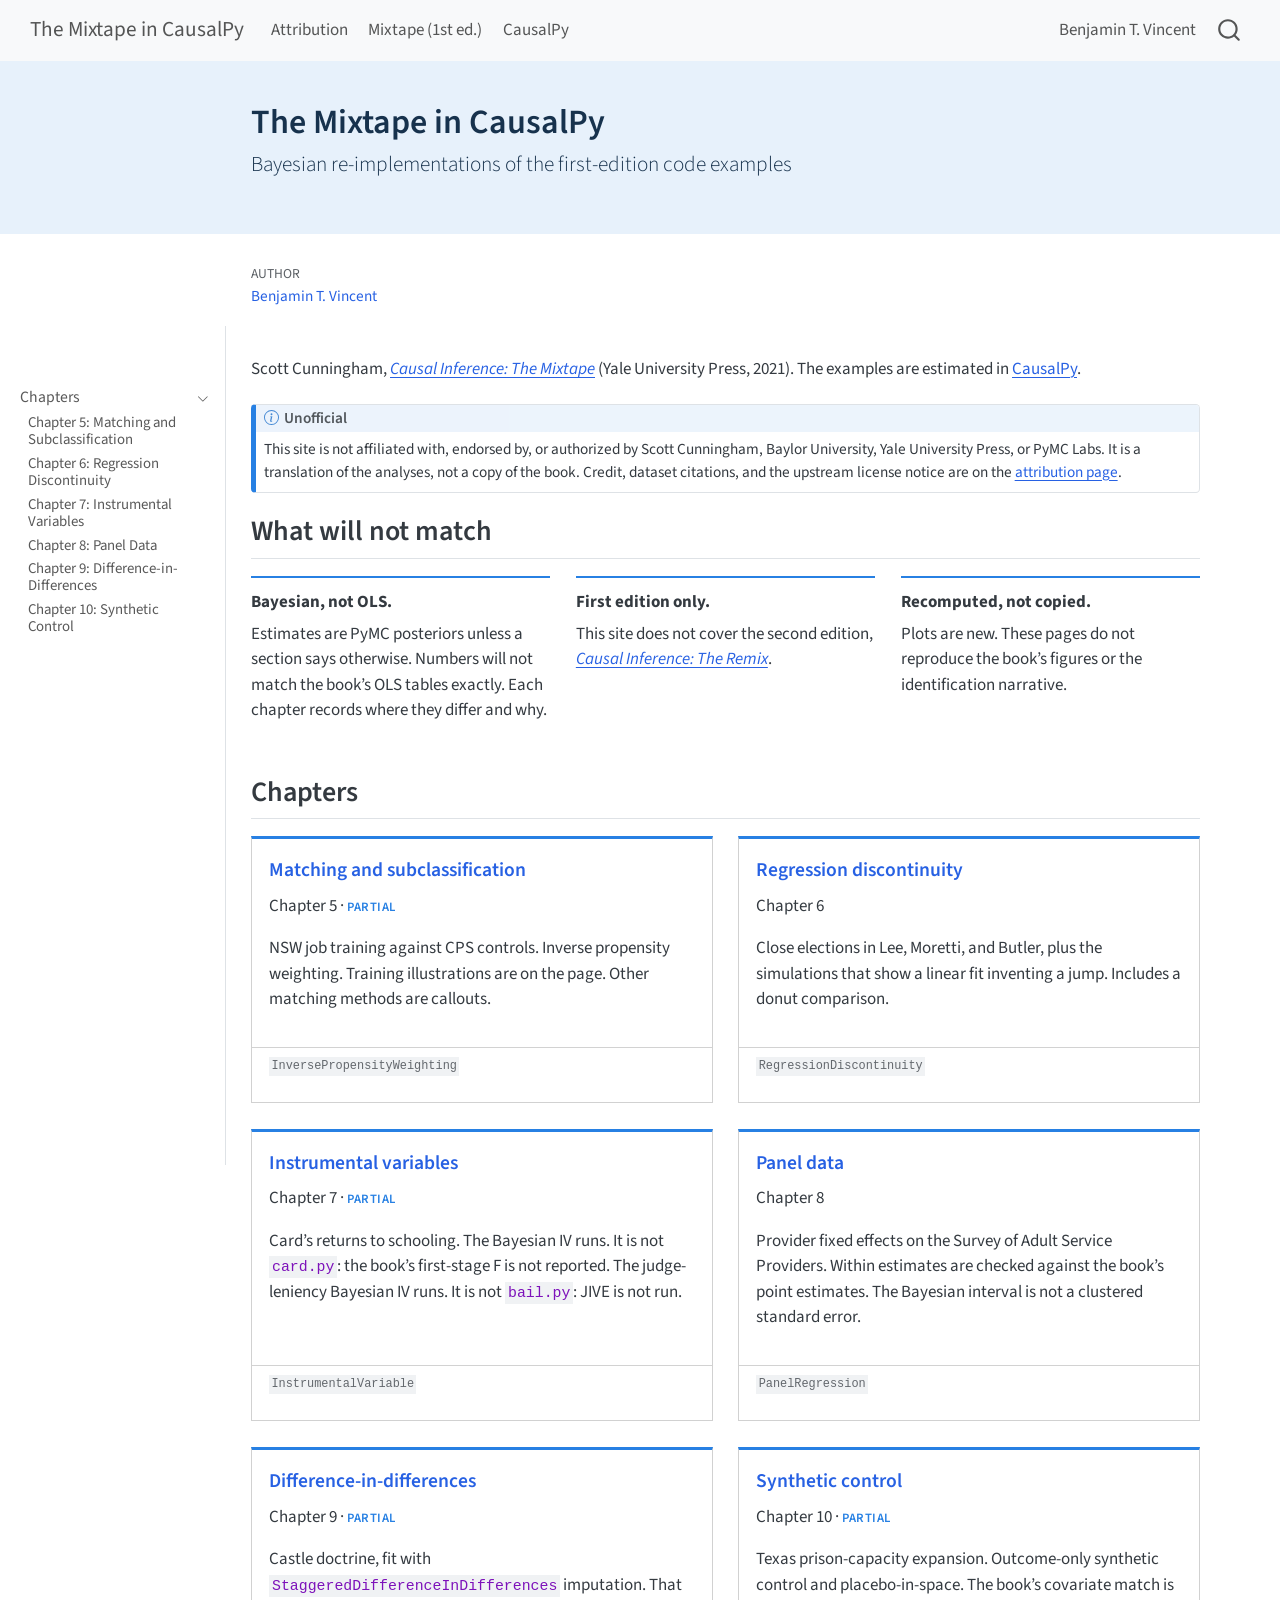
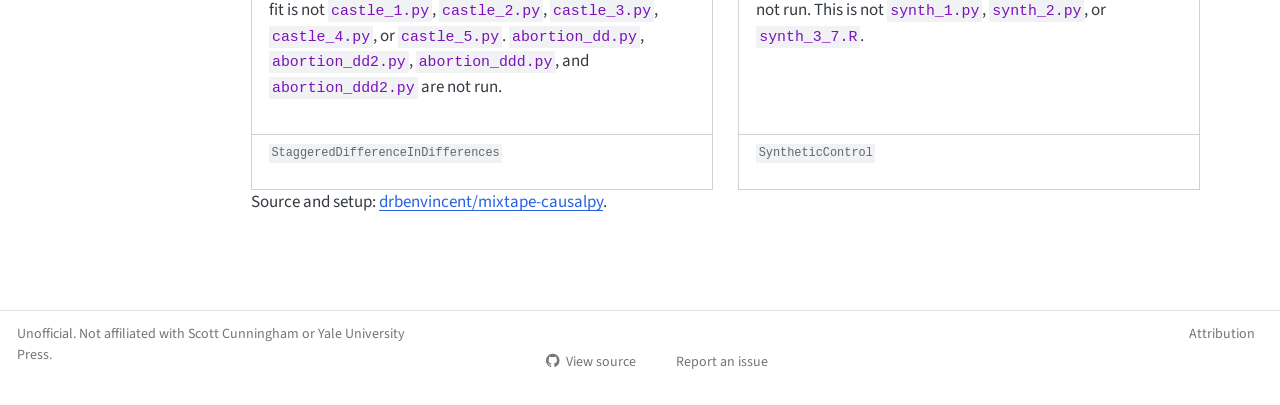
<file: index.html>
<!DOCTYPE html>
<html xmlns="http://www.w3.org/1999/xhtml" lang="en" xml:lang="en"><head>

<meta charset="utf-8">
<meta name="generator" content="quarto-1.11.9">

<meta name="viewport" content="width=device-width, initial-scale=1.0, user-scalable=yes">

<meta name="author" content="Benjamin T. Vincent">

<title>The Mixtape in CausalPy</title>
<style>
/* Default styles provided by pandoc.
** See https://pandoc.org/MANUAL.html#variables-for-html for config info.
*/
span.smallcaps{font-variant: small-caps;}
div.columns{display: flex; gap: 1.5em;}
div.column{flex: auto;}
@media screen {
div.columns{gap: min(4vw, 1.5em);}
div.column{overflow-x: auto;}
}
div.hanging-indent{margin-left: 1.5em; text-indent: -1.5em;}
ul.task-list{list-style: none;}
ul.task-list li input[type="checkbox"] {
  width: 0.8em;
  margin: 0 0.8em 0.2em -1em; /* quarto-specific, see https://github.com/quarto-dev/quarto-cli/issues/4556 */ 
  vertical-align: middle;
}
</style>


<script src="site_libs/quarto-nav/quarto-nav.js"></script>
<script src="site_libs/quarto-nav/headroom.min.js"></script>
<script src="site_libs/clipboard/clipboard.min.js"></script>
<script src="site_libs/quarto-search/autocomplete.umd.js"></script>
<script src="site_libs/quarto-search/fuse.min.js"></script>
<script src="site_libs/quarto-search/quarto-search.js"></script>
<meta name="quarto:offset" content="./">
<script src="site_libs/quarto-html/quarto.js" type="module"></script>
<script src="site_libs/quarto-html/tabsets/tabsets.js" type="module"></script>
<script src="site_libs/quarto-html/scrollable-regions/scrollable-regions.js" type="module"></script>
<script src="site_libs/quarto-html/popper.min.js"></script>
<script src="site_libs/quarto-html/tippy.umd.min.js"></script>
<script src="site_libs/quarto-html/anchor.min.js"></script>
<link href="site_libs/quarto-html/tippy.css" rel="stylesheet">
<link href="site_libs/quarto-html/quarto-syntax-highlighting-63b5708e65d6cd79cd7618c58d0c21e7.css" rel="stylesheet" id="quarto-text-highlighting-styles">
<script src="site_libs/bootstrap/bootstrap.min.js"></script>
<link href="site_libs/bootstrap/bootstrap-icons.css" rel="stylesheet">
<link href="site_libs/bootstrap/bootstrap-08321766520ca4e8cde501757bbf4c28.min.css" rel="stylesheet" append-hash="true" id="quarto-bootstrap" data-mode="light">
<script id="quarto-search-options" type="application/json">{
  "location": "navbar",
  "copy-button": false,
  "collapse-after": 3,
  "panel-placement": "end",
  "type": "overlay",
  "limit": 50,
  "keyboard-shortcut": [
    "f",
    "/",
    "s"
  ],
  "show-item-context": false,
  "language": {
    "search-no-results-text": "No results",
    "search-matching-documents-text": "matching documents",
    "search-copy-link-title": "Copy link to search",
    "search-hide-matches-text": "Hide additional matches",
    "search-more-match-text": "more match in this document",
    "search-more-matches-text": "more matches in this document",
    "search-clear-button-title": "Clear",
    "search-text-placeholder": "",
    "search-detached-cancel-button-title": "Cancel",
    "search-submit-button-title": "Submit",
    "search-label": "Search"
  }
}</script>
<style>

      .quarto-title-block .quarto-title-banner h1,
      .quarto-title-block .quarto-title-banner h2,
      .quarto-title-block .quarto-title-banner h3,
      .quarto-title-block .quarto-title-banner h4,
      .quarto-title-block .quarto-title-banner h5,
      .quarto-title-block .quarto-title-banner h6
      {
        color: #17324d;
      }

      .quarto-title-block .quarto-title-banner {
        color: #17324d;
background: #e7f1fb;
      }
</style>


<link rel="stylesheet" href="styles.css">
<meta property="og:title" content="The Mixtape in CausalPy">
<meta property="og:description" content="Bayesian re-implementations of the first-edition code examples">
<meta property="og:site_name" content="The Mixtape in CausalPy">
<meta name="twitter:title" content="The Mixtape in CausalPy">
<meta name="twitter:description" content="Bayesian re-implementations of the first-edition code examples">
<meta name="twitter:card" content="summary">
</head>

<body class="nav-sidebar docked nav-fixed fullcontent quarto-light"><a id="quarto-skip-link" class="visually-hidden-focusable" href="#quarto-document-content">Skip to main content</a>

<div id="quarto-search-results"></div>
  <header id="quarto-header" class="headroom fixed-top quarto-banner">
    <nav class="navbar navbar-expand-lg " data-bs-theme="dark" aria-label="Site">
      <div class="navbar-container container-fluid">
      <div class="navbar-brand-container mx-auto">
    <a class="navbar-brand" href="./index.html">
    <span class="navbar-title">The Mixtape in CausalPy</span>
    </a>
  </div>
          <button class="navbar-toggler" type="button" data-bs-toggle="collapse" data-bs-target="#navbarCollapse" aria-controls="navbarCollapse" aria-expanded="false" aria-label="Toggle navigation" onclick="if (window.quartoToggleHeadroom) { window.quartoToggleHeadroom(); }">
  <span class="navbar-toggler-icon"></span>
</button>
          <div class="collapse navbar-collapse" id="navbarCollapse">
            <ul class="navbar-nav navbar-nav-scroll me-auto">
  <li class="nav-item">
    <a class="nav-link" href="./attribution.html"> 
<span class="menu-text">Attribution</span></a>
  </li>  
  <li class="nav-item">
    <a class="nav-link" href="https://mixtape-1ed.netlify.app/"> 
<span class="menu-text">Mixtape (1st ed.)</span></a>
  </li>  
  <li class="nav-item">
    <a class="nav-link" href="https://causalpy.readthedocs.io"> 
<span class="menu-text">CausalPy</span></a>
  </li>  
</ul>
            <ul class="navbar-nav navbar-nav-scroll ms-auto">
  <li class="nav-item">
    <a class="nav-link" href="https://drbenvincent.github.io/"> 
<span class="menu-text">Benjamin T. Vincent</span></a>
  </li>  
</ul>
          </div> <!-- /navcollapse -->
            <div class="quarto-navbar-tools">
</div>
            <div id="quarto-search" class="" title="Search"></div>
      </div> <!-- /container-fluid -->
    </nav>
  <nav class="quarto-secondary-nav" aria-label="Toolbar">
    <div class="container-fluid d-flex">
      <button type="button" class="quarto-btn-toggle btn" data-bs-toggle="collapse" role="button" data-bs-target=".quarto-sidebar-collapse-item" aria-controls="quarto-sidebar" aria-expanded="false" aria-label="Toggle sidebar navigation" onclick="if (window.quartoToggleHeadroom) { window.quartoToggleHeadroom(); }">
        <i class="bi bi-layout-text-sidebar-reverse"></i>
      </button>
        <nav class="quarto-page-breadcrumbs" aria-label="Breadcrumbs"><ol class="breadcrumb"><li class="breadcrumb-item">The Mixtape in CausalPy</li></ol></nav>
        <a class="flex-grow-1" data-bs-toggle="collapse" data-bs-target=".quarto-sidebar-collapse-item" onclick="if (window.quartoToggleHeadroom) { window.quartoToggleHeadroom(); }">      
        </a>
      <button type="button" class="btn quarto-search-button" aria-label="Search" onclick="window.quartoOpenSearch();">
        <i class="bi bi-search"></i>
      </button>
    </div>
  </nav>
</header>
<!-- content -->
<header id="title-block-header" class="quarto-title-block default page-columns page-full">
  <div class="quarto-title-banner page-columns page-full">
    <div class="quarto-title column-body">
      <h1 class="title">The Mixtape in CausalPy</h1>
            <p class="subtitle lead">Bayesian re-implementations of the first-edition code examples</p>
                      </div>
  </div>
    
  
  <div class="quarto-title-meta">

      <div>
      <div class="quarto-title-meta-heading">Author</div>
      <div class="quarto-title-meta-contents">
               <p><a href="https://drbenvincent.github.io/">Benjamin T. Vincent</a> </p>
            </div>
    </div>
      
    
      
    </div>
    
  
  </header><div id="quarto-content" class="quarto-container page-columns page-rows-contents page-layout-article page-navbar">
<!-- sidebar -->
  <nav id="quarto-sidebar" class="sidebar collapse collapse-horizontal quarto-sidebar-collapse-item sidebar-navigation docked overflow-auto" aria-label="Section">
        <div class="mt-2 flex-shrink-0 align-items-center">
        <div class="sidebar-search">
        <div id="quarto-search" class="" title="Search"></div>
        </div>
        </div>
    <div class="sidebar-menu-container"> 
    <ul class="list-unstyled mt-1">
        <li class="sidebar-item sidebar-item-section">
      <div class="sidebar-item-container"> 
            <button type="button" class="sidebar-item-text sidebar-item-toggle sidebar-link text-start" data-bs-toggle="collapse" data-bs-target="#quarto-sidebar-section-1" aria-controls="quarto-sidebar-section-1" aria-expanded="true">
 <span class="menu-text" id="quarto-sidebar-section-1-label">Chapters</span><i class="bi bi-chevron-right" aria-hidden="true"></i></button>
      </div>
      <ul id="quarto-sidebar-section-1" aria-labelledby="quarto-sidebar-section-1-label" class="collapse list-unstyled sidebar-section depth1 show">  
          <li class="sidebar-item">
  <div class="sidebar-item-container"> 
  <a href="./notebooks/05_matching.html" class="sidebar-item-text sidebar-link">
 <span class="menu-text">Chapter 5: Matching and Subclassification</span></a>
  </div>
</li>
          <li class="sidebar-item">
  <div class="sidebar-item-container"> 
  <a href="./notebooks/06_regression_discontinuity.html" class="sidebar-item-text sidebar-link">
 <span class="menu-text">Chapter 6: Regression Discontinuity</span></a>
  </div>
</li>
          <li class="sidebar-item">
  <div class="sidebar-item-container"> 
  <a href="./notebooks/07_instrumental_variables.html" class="sidebar-item-text sidebar-link">
 <span class="menu-text">Chapter 7: Instrumental Variables</span></a>
  </div>
</li>
          <li class="sidebar-item">
  <div class="sidebar-item-container"> 
  <a href="./notebooks/08_panel_data.html" class="sidebar-item-text sidebar-link">
 <span class="menu-text">Chapter 8: Panel Data</span></a>
  </div>
</li>
          <li class="sidebar-item">
  <div class="sidebar-item-container"> 
  <a href="./notebooks/09_difference_in_differences.html" class="sidebar-item-text sidebar-link">
 <span class="menu-text">Chapter 9: Difference-in-Differences</span></a>
  </div>
</li>
          <li class="sidebar-item">
  <div class="sidebar-item-container"> 
  <a href="./notebooks/10_synthetic_control.html" class="sidebar-item-text sidebar-link">
 <span class="menu-text">Chapter 10: Synthetic Control</span></a>
  </div>
</li>
      </ul>
  </li>
    </ul>
    </div>
</nav>
<div id="quarto-sidebar-glass" class="quarto-sidebar-collapse-item" data-bs-toggle="collapse" data-bs-target=".quarto-sidebar-collapse-item"></div>
<!-- margin-sidebar -->
    
<!-- main -->
<main class="content quarto-banner-title-block" id="quarto-document-content" tabindex="-1">





<p>Scott Cunningham, <a href="https://mixtape-1ed.netlify.app/"><em>Causal Inference: The Mixtape</em></a> (Yale University Press, 2021). The examples are estimated in <a href="https://causalpy.readthedocs.io">CausalPy</a>.</p>
<div class="callout callout-style-default callout-note callout-titled">
<div class="callout-header d-flex align-content-center">
<div class="callout-icon-container">
<i class="callout-icon"></i>
</div>
<div class="callout-title-container flex-fill">
<span class="screen-reader-only">Note</span>Unofficial
</div>
</div>
<div class="callout-body-container callout-body">
<p>This site is not affiliated with, endorsed by, or authorized by Scott Cunningham, Baylor University, Yale University Press, or PyMC Labs. It is a translation of the analyses, not a copy of the book. Credit, dataset citations, and the upstream license notice are on the <a href="./attribution.html">attribution page</a>.</p>
</div>
</div>
<section id="what-will-not-match" class="level2">
<h2 class="anchored" data-anchor-id="what-will-not-match">What will not match</h2>
<div class="grid">
<div class="g-col-12 g-col-sm-4">
<div class="home-fact">
<p><strong>Bayesian, not OLS.</strong> Estimates are PyMC posteriors unless a section says otherwise. Numbers will not match the book’s OLS tables exactly. Each chapter records where they differ and why.</p>
</div>
</div>
<div class="g-col-12 g-col-sm-4">
<div class="home-fact">
<p><strong>First edition only.</strong> This site does not cover the second edition, <a href="https://mixtape.scunning.com/"><em>Causal Inference: The Remix</em></a>.</p>
</div>
</div>
<div class="g-col-12 g-col-sm-4">
<div class="home-fact">
<p><strong>Recomputed, not copied.</strong> Plots are new. These pages do not reproduce the book’s figures or the identification narrative.</p>
</div>
</div>
</div>
</section>
<section id="chapters" class="level2">
<h2 class="anchored" data-anchor-id="chapters">Chapters</h2>
<div class="grid">
<div class="g-col-12 g-col-sm-6">
<div class="card h-100 chapter-card">
<div class="card-body">
<p><a href="./notebooks/05_matching.html" class="card-title stretched-link">Matching and subclassification</a></p>
<p>Chapter 5 · <span class="partial">Partial</span></p>
<p>NSW job training against CPS controls. Inverse propensity weighting. Training illustrations are on the page. Other matching methods are callouts.</p>
</div>
<div class="card-footer">
<p><code>InversePropensityWeighting</code></p>
</div>
</div>
</div>
<div class="g-col-12 g-col-sm-6">
<div class="card h-100 chapter-card">
<div class="card-body">
<p><a href="./notebooks/06_regression_discontinuity.html" class="card-title stretched-link">Regression discontinuity</a></p>
<p>Chapter 6</p>
<p>Close elections in Lee, Moretti, and Butler, plus the simulations that show a linear fit inventing a jump. Includes a donut comparison.</p>
</div>
<div class="card-footer">
<p><code>RegressionDiscontinuity</code></p>
</div>
</div>
</div>
<div class="g-col-12 g-col-sm-6">
<div class="card h-100 chapter-card">
<div class="card-body">
<p><a href="./notebooks/07_instrumental_variables.html" class="card-title stretched-link">Instrumental variables</a></p>
<p>Chapter 7 · <span class="partial">Partial</span></p>
<p>Card’s returns to schooling. The Bayesian IV runs. It is not <code>card.py</code>: the book’s first-stage F is not reported. The judge-leniency Bayesian IV runs. It is not <code>bail.py</code>: JIVE is not run.</p>
</div>
<div class="card-footer">
<p><code>InstrumentalVariable</code></p>
</div>
</div>
</div>
<div class="g-col-12 g-col-sm-6">
<div class="card h-100 chapter-card">
<div class="card-body">
<p><a href="./notebooks/08_panel_data.html" class="card-title stretched-link">Panel data</a></p>
<p>Chapter 8</p>
<p>Provider fixed effects on the Survey of Adult Service Providers. Within estimates are checked against the book’s point estimates. The Bayesian interval is not a clustered standard error.</p>
</div>
<div class="card-footer">
<p><code>PanelRegression</code></p>
</div>
</div>
</div>
<div class="g-col-12 g-col-sm-6">
<div class="card h-100 chapter-card">
<div class="card-body">
<p><a href="./notebooks/09_difference_in_differences.html" class="card-title stretched-link">Difference-in-differences</a></p>
<p>Chapter 9 · <span class="partial">Partial</span></p>
<p>Castle doctrine, fit with <code>StaggeredDifferenceInDifferences</code> imputation. That fit is not <code>castle_1.py</code>, <code>castle_2.py</code>, <code>castle_3.py</code>, <code>castle_4.py</code>, or <code>castle_5.py</code>. <code>abortion_dd.py</code>, <code>abortion_dd2.py</code>, <code>abortion_ddd.py</code>, and <code>abortion_ddd2.py</code> are not run.</p>
</div>
<div class="card-footer">
<p><code>StaggeredDifferenceInDifferences</code></p>
</div>
</div>
</div>
<div class="g-col-12 g-col-sm-6">
<div class="card h-100 chapter-card">
<div class="card-body">
<p><a href="./notebooks/10_synthetic_control.html" class="card-title stretched-link">Synthetic control</a></p>
<p>Chapter 10 · <span class="partial">Partial</span></p>
<p>Texas prison-capacity expansion. Outcome-only synthetic control and placebo-in-space. The book’s covariate match is not run. This is not <code>synth_1.py</code>, <code>synth_2.py</code>, or <code>synth_3_7.R</code>.</p>
</div>
<div class="card-footer">
<p><code>SyntheticControl</code></p>
</div>
</div>
</div>
</div>
<p>Source and setup: <a href="https://github.com/drbenvincent/mixtape-causalpy">drbenvincent/mixtape-causalpy</a>.</p>


</section>

</main> <!-- /main -->
<script id="quarto-html-after-body" type="application/javascript">
  window.document.addEventListener("DOMContentLoaded", function (event) {
    const icon = "";
    const anchorJS = new window.AnchorJS();
    anchorJS.options = {
      placement: 'right',
      icon: icon
    };
    anchorJS.add('.anchored');
    const isCodeAnnotation = (el) => {
      for (const clz of el.classList) {
        if (clz.startsWith('code-annotation-')) {                     
          return true;
        }
      }
      return false;
    }
    const onCopySuccess = function(e) {
      // button target
      const button = e.trigger;
      // don't keep focus
      button.blur();
      // flash "checked"
      button.classList.add('code-copy-button-checked');
      var currentTitle = button.getAttribute("title");
      button.setAttribute("title", "Copied!");
      let tooltip;
      if (window.bootstrap) {
        button.setAttribute("data-bs-toggle", "tooltip");
        button.setAttribute("data-bs-placement", "left");
        button.setAttribute("data-bs-title", "Copied!");
        tooltip = new bootstrap.Tooltip(button, 
          { trigger: "manual", 
            customClass: "code-copy-button-tooltip",
            offset: [0, -8]});
        tooltip.show();    
      }
      setTimeout(function() {
        if (tooltip) {
          tooltip.hide();
          button.removeAttribute("data-bs-title");
          button.removeAttribute("data-bs-toggle");
          button.removeAttribute("data-bs-placement");
        }
        button.setAttribute("title", currentTitle);
        button.classList.remove('code-copy-button-checked');
      }, 1000);
      // clear code selection
      e.clearSelection();
    }
    const getTextToCopy = function(trigger) {
      const outerScaffold = trigger.parentElement.cloneNode(true);
      const codeEl = outerScaffold.querySelector('code');
      for (const childEl of codeEl.children) {
        if (isCodeAnnotation(childEl)) {
          childEl.remove();
        }
      }
      return codeEl.innerText;
    }
    const clipboard = new window.ClipboardJS('.code-copy-button:not([data-in-quarto-modal])', {
      text: getTextToCopy
    });
    clipboard.on('success', onCopySuccess);
    if (window.document.getElementById('quarto-embedded-source-code-modal')) {
      const clipboardModal = new window.ClipboardJS('.code-copy-button[data-in-quarto-modal]', {
        text: getTextToCopy,
        container: window.document.getElementById('quarto-embedded-source-code-modal')
      });
      clipboardModal.on('success', onCopySuccess);
    }
      var localhostRegex = new RegExp(/^(?:http|https):\/\/localhost\:?[0-9]*\//);
      var mailtoRegex = new RegExp(/^mailto:/);
        var filterRegex = new RegExp("https:\/\/drbenvincent\.github\.io\/mixtape-causalpy\/");
      var isInternal = (href) => {
          return filterRegex.test(href) || localhostRegex.test(href) || mailtoRegex.test(href);
      }
      // Inspect non-navigation links and adorn them if external
      window.quartoDecorateExternalLinks = function (root) {
     var links = (root || window.document).querySelectorAll('a[href]:not(.nav-link):not(.navbar-brand):not(.toc-action):not(.sidebar-link):not(.sidebar-item-toggle):not(.pagination-link):not(.no-external):not([aria-hidden]):not(.dropdown-item):not(.quarto-navigation-tool):not(.about-link)');
      for (var i=0; i<links.length; i++) {
        const link = links[i];
        if (!isInternal(link.href)) {
          // undo the damage that might have been done by quarto-nav.js in the case of
          // links that we want to consider external
          if (link.dataset.originalHref !== undefined) {
            link.href = link.dataset.originalHref;
          }
          if (!link.classList.contains('no-external-icon')) {
          }
        }
      }
      };
      window.quartoDecorateExternalLinks(window.document);
    // Esc closes the popup (WCAG 1.4.13) and focus leaving both trigger and
    // popup closes it (WCAG 2.4.11); tippy handles neither for interactive popups.
    const hideOnEscAndFocusOut = {
      name: 'hideOnEscAndFocusOut',
      defaultValue: true,
      fn(instance) {
        const dismiss = () => {
          // A show scheduled by the trigger delay would otherwise reopen it
          instance.clearDelayTimeouts();
          instance.hide();
        };
        const onKeyDown = (event) => {
          if (event.key !== 'Escape') {
            return;
          }
          // Keep Esc from also reaching page handlers (e.g. reveal.js overview),
          // except an open reveal.js slide menu, which Esc should close too.
          // The menu handles keys only when its keyboard option is on.
          const menuHandlesEsc = window.Reveal?.getPlugin?.('menu')?.isOpen() &&
            window.Reveal.getConfig().menu?.keyboard !== false;
          if (!menuHandlesEsc) {
            event.stopPropagation();
          }
          if (instance.popper.contains(window.document.activeElement)) {
            // Disabled while refocusing so the focus trigger does not reopen it
            instance.disable();
            instance.reference.focus();
            instance.enable();
          }
          dismiss();
        };
        const onFocusOut = (event) => {
          const target = event.relatedTarget;
          if (target && !instance.reference.contains(target) &&
              !instance.popper.contains(target)) {
            dismiss();
          }
        };
        // On the trigger too: a click trigger (code-annotations: select) has no
        // blur handling. Attached for the instance's lifetime so leaving the
        // trigger also cancels a show still pending on the trigger delay.
        instance.reference.addEventListener('focusout', onFocusOut);
        return {
          onShow() {
            window.document.addEventListener('keydown', onKeyDown, true);
            instance.popper.addEventListener('focusout', onFocusOut);
          },
          onHide() {
            window.document.removeEventListener('keydown', onKeyDown, true);
            instance.popper.removeEventListener('focusout', onFocusOut);
          },
          onDestroy() {
            instance.reference.removeEventListener('focusout', onFocusOut);
          },
        };
      },
    };
    function tippyHover(el, contentFn, onTriggerFn, onUntriggerFn) {
      const config = {
        allowHTML: true,
        maxWidth: 500,
        delay: 100,
        arrow: false,
        appendTo: function(el) {
            return el.parentElement;
        },
        interactive: true,
        interactiveBorder: 10,
        theme: 'quarto',
        placement: 'bottom-start',
        plugins: [hideOnEscAndFocusOut],
      };
      if (contentFn) {
        config.content = contentFn;
      }
      if (onTriggerFn) {
        config.onTrigger = onTriggerFn;
      }
      if (onUntriggerFn) {
        config.onUntrigger = onUntriggerFn;
      }
      window.tippy(el, config); 
    }
    const noterefs = window.document.querySelectorAll('a[role="doc-noteref"]');
    for (var i=0; i<noterefs.length; i++) {
      const ref = noterefs[i];
      tippyHover(ref, function() {
        // use id or data attribute instead here
        let href = ref.getAttribute('data-footnote-href') || ref.getAttribute('href');
        try { href = new URL(href).hash; } catch {}
        const id = href.replace(/^#\/?/, "");
        const note = window.document.getElementById(id);
        if (note) {
          return note.innerHTML;
        } else {
          return "";
        }
      });
    }
    const xrefs = window.document.querySelectorAll('a.quarto-xref');
    const processXRef = (id, note) => {
      // Strip column container classes
      const stripColumnClz = (el) => {
        el.classList.remove("page-full", "page-columns");
        if (el.children) {
          for (const child of el.children) {
            stripColumnClz(child);
          }
        }
      }
      stripColumnClz(note)
      if (id === null || id.startsWith('sec-')) {
        // Special case sections, only their first couple elements
        const container = document.createElement("div");
        if (note.children && note.children.length > 2) {
          container.appendChild(note.children[0].cloneNode(true));
          for (let i = 1; i < note.children.length; i++) {
            const child = note.children[i];
            if (child.tagName === "P" && child.innerText === "") {
              continue;
            } else {
              container.appendChild(child.cloneNode(true));
              break;
            }
          }
          if (window.Quarto?.typesetMath) {
            window.Quarto.typesetMath(container);
          }
          return container.innerHTML
        } else {
          if (window.Quarto?.typesetMath) {
            window.Quarto.typesetMath(note);
          }
          return note.innerHTML;
        }
      } else {
        // Remove any anchor links if they are present
        const anchorLink = note.querySelector('a.anchorjs-link');
        if (anchorLink) {
          anchorLink.remove();
        }
        if (window.Quarto?.typesetMath) {
          window.Quarto.typesetMath(note);
        }
        if (note.classList.contains("callout")) {
          return note.outerHTML;
        } else {
          return note.innerHTML;
        }
      }
    }
    for (var i=0; i<xrefs.length; i++) {
      const xref = xrefs[i];
      tippyHover(xref, undefined, function(instance) {
        instance.disable();
        let url = xref.getAttribute('href');
        let hash = undefined; 
        if (url.startsWith('#')) {
          hash = url;
        } else {
          try { hash = new URL(url).hash; } catch {}
        }
        if (hash) {
          const id = hash.replace(/^#\/?/, "");
          const note = window.document.getElementById(id);
          if (note !== null) {
            try {
              const html = processXRef(id, note.cloneNode(true));
              instance.setContent(html);
            } finally {
              instance.enable();
              instance.show();
            }
          } else {
            // See if we can fetch this
            fetch(url.split('#')[0])
            .then(res => res.text())
            .then(html => {
              const parser = new DOMParser();
              const htmlDoc = parser.parseFromString(html, "text/html");
              const note = htmlDoc.getElementById(id);
              if (note !== null) {
                const html = processXRef(id, note);
                instance.setContent(html);
              } 
            }).finally(() => {
              instance.enable();
              instance.show();
            });
          }
        } else {
          // See if we can fetch a full url (with no hash to target)
          // This is a special case and we should probably do some content thinning / targeting
          fetch(url)
          .then(res => res.text())
          .then(html => {
            const parser = new DOMParser();
            const htmlDoc = parser.parseFromString(html, "text/html");
            const note = htmlDoc.querySelector('main.content');
            if (note !== null) {
              // This should only happen for chapter cross references
              // (since there is no id in the URL)
              // remove the first header
              if (note.children.length > 0 && note.children[0].tagName === "HEADER") {
                note.children[0].remove();
              }
              const html = processXRef(null, note);
              instance.setContent(html);
            } 
          }).finally(() => {
            instance.enable();
            instance.show();
          });
        }
      }, function(instance) {
      });
    }
        let selectedAnnoteEl;
        const selectorForAnnotation = ( cell, annotation) => {
          let cellAttr = 'data-code-cell="' + cell + '"';
          let lineAttr = 'data-code-annotation="' +  annotation + '"';
          const selector = 'span[' + cellAttr + '][' + lineAttr + ']';
          return selector;
        }
        const selectCodeLines = (annoteEl) => {
          const doc = window.document;
          const targetCell = annoteEl.getAttribute("data-target-cell");
          const targetAnnotation = annoteEl.getAttribute("data-target-annotation");
          const annoteSpan = window.document.querySelector(selectorForAnnotation(targetCell, targetAnnotation));
          const lines = annoteSpan.getAttribute("data-code-lines").split(",");
          const lineIds = lines.map((line) => {
            return targetCell + "-" + line;
          })
          // Each band is positioned against its own containing block, which is
          // not the offsetParent of the lines, so place it from client rects.
          const placeBand = (band, firstEl, lastEl, codeBlock) => {
            const container = band.offsetParent;
            if (container === null) {
              return;
            }
            const containerRect = container.getBoundingClientRect();
            // Reveal.js scales slides with a transform, so convert client
            // pixels back to the CSS pixels of the container.
            const scale = containerRect.height / container.offsetHeight || 1;
            const firstRect = firstEl.getBoundingClientRect();
            const lastRect = lastEl.getBoundingClientRect();
            const top = (firstRect.top - containerRect.top) / scale - container.clientTop + container.scrollTop;
            const height = (lastRect.bottom - firstRect.top) / scale;
            band.style.top = top - 2 + "px";
            band.style.height = height + 4 + "px";
            if (codeBlock) {
              // Without the copy button wrapper, the containing block is wider
              // than the code block, so span the code block explicitly.
              const blockRect = codeBlock.getBoundingClientRect();
              band.style.left = (blockRect.left - containerRect.left) / scale - container.clientLeft + container.scrollLeft + "px";
              band.style.width = blockRect.width / scale + "px";
            }
          };
          if (lineIds.length > 0) {
            const el = window.document.getElementById(lineIds[0]);
            const lastEl = window.document.getElementById(lineIds[lineIds.length - 1]);
            const parent = el.parentElement.parentElement;
            // cook up a div (if necessary) and position it
            let div = window.document.getElementById("code-annotation-line-highlight");
            if (div === null) {
              div = window.document.createElement("div");
              div.setAttribute("id", "code-annotation-line-highlight");
              div.style.position = 'absolute';
              parent.appendChild(div);
            }
            placeBand(div, el, lastEl, parent.closest("div.sourceCode") || parent);
            let gutterDiv = window.document.getElementById("code-annotation-line-highlight-gutter");
            if (gutterDiv === null) {
              gutterDiv = window.document.createElement("div");
              gutterDiv.setAttribute("id", "code-annotation-line-highlight-gutter");
              gutterDiv.style.position = 'absolute';
              const codeCell = window.document.getElementById(targetCell);
              const gutter = codeCell.querySelector('.code-annotation-gutter');
              gutter.appendChild(gutterDiv);
            }
            placeBand(gutterDiv, el, lastEl);
            selectedAnnoteEl = annoteEl;
          }
        };
        const unselectCodeLines = () => {
          const elementsIds = ["code-annotation-line-highlight", "code-annotation-line-highlight-gutter"];
          elementsIds.forEach((elId) => {
            const div = window.document.getElementById(elId);
            if (div) {
              div.remove();
            }
          });
          selectedAnnoteEl = undefined;
        };
          // Handle positioning of the toggle
      window.addEventListener(
        "resize",
        throttle(() => {
          elRect = undefined;
          if (selectedAnnoteEl) {
            selectCodeLines(selectedAnnoteEl);
          }
        }, 10)
      );
      function throttle(fn, ms) {
      let throttle = false;
      let timer;
        return (...args) => {
          if(!throttle) { // first call gets through
              fn.apply(this, args);
              throttle = true;
          } else { // all the others get throttled
              if(timer) clearTimeout(timer); // cancel #2
              timer = setTimeout(() => {
                fn.apply(this, args);
                timer = throttle = false;
              }, ms);
          }
        };
      }
        // Attach click handler to the DT
        const annoteDls = window.document.querySelectorAll('dt[data-target-cell]');
        for (const annoteDlNode of annoteDls) {
          annoteDlNode.addEventListener('click', (event) => {
            const clickedEl = event.target;
            if (clickedEl !== selectedAnnoteEl) {
              unselectCodeLines();
              const activeEl = window.document.querySelector('dt[data-target-cell].code-annotation-active');
              if (activeEl) {
                activeEl.classList.remove('code-annotation-active');
              }
              selectCodeLines(clickedEl);
              clickedEl.classList.add('code-annotation-active');
            } else {
              // Unselect the line
              unselectCodeLines();
              clickedEl.classList.remove('code-annotation-active');
            }
          });
        }
    const findCites = (el) => {
      const parentEl = el.parentElement;
      if (parentEl) {
        const cites = parentEl.dataset.cites;
        if (cites) {
          return {
            el,
            cites: cites.split(' ')
          };
        } else {
          return findCites(el.parentElement)
        }
      } else {
        return undefined;
      }
    };
    var bibliorefs = window.document.querySelectorAll('a[role="doc-biblioref"]');
    for (var i=0; i<bibliorefs.length; i++) {
      const ref = bibliorefs[i];
      const citeInfo = findCites(ref);
      if (citeInfo) {
        tippyHover(citeInfo.el, function() {
          var popup = window.document.createElement('div');
          citeInfo.cites.forEach(function(cite) {
            var citeDiv = window.document.createElement('div');
            citeDiv.classList.add('hanging-indent');
            citeDiv.classList.add('csl-entry');
            var biblioDiv = window.document.getElementById('ref-' + cite);
            if (biblioDiv) {
              citeDiv.innerHTML = biblioDiv.innerHTML;
            }
            popup.appendChild(citeDiv);
          });
          return popup.innerHTML;
        });
      }
    }
  });
  </script>
  <script type="application/javascript">
  window.quartoScrollableRegionsLabels = {"code":"Scrollable code","output":"Scrollable output"};
  </script>
</div> <!-- /content -->
<footer class="footer">
  <div class="nav-footer">
    <div class="nav-footer-left">
<p>Unofficial. Not affiliated with Scott Cunningham or Yale University Press.</p>
</div>   
    <div class="nav-footer-center">
      &nbsp;
    <div class="toc-actions"><ul><li><a href="https://github.com/drbenvincent/mixtape-causalpy/blob/main/index.qmd" class="toc-action"><i class="bi bi-github"></i>View source</a></li><li><a href="https://github.com/drbenvincent/mixtape-causalpy/issues/new" class="toc-action"><i class="bi empty"></i>Report an issue</a></li></ul></div></div>
    <div class="nav-footer-right">
      <ul class="footer-items list-unstyled">
    <li class="nav-item">
    <a class="nav-link" href="./attribution.html">
<p>Attribution</p>
</a>
  </li>  
</ul>
    </div>
  </div>
</footer>




</body></html>
</file>
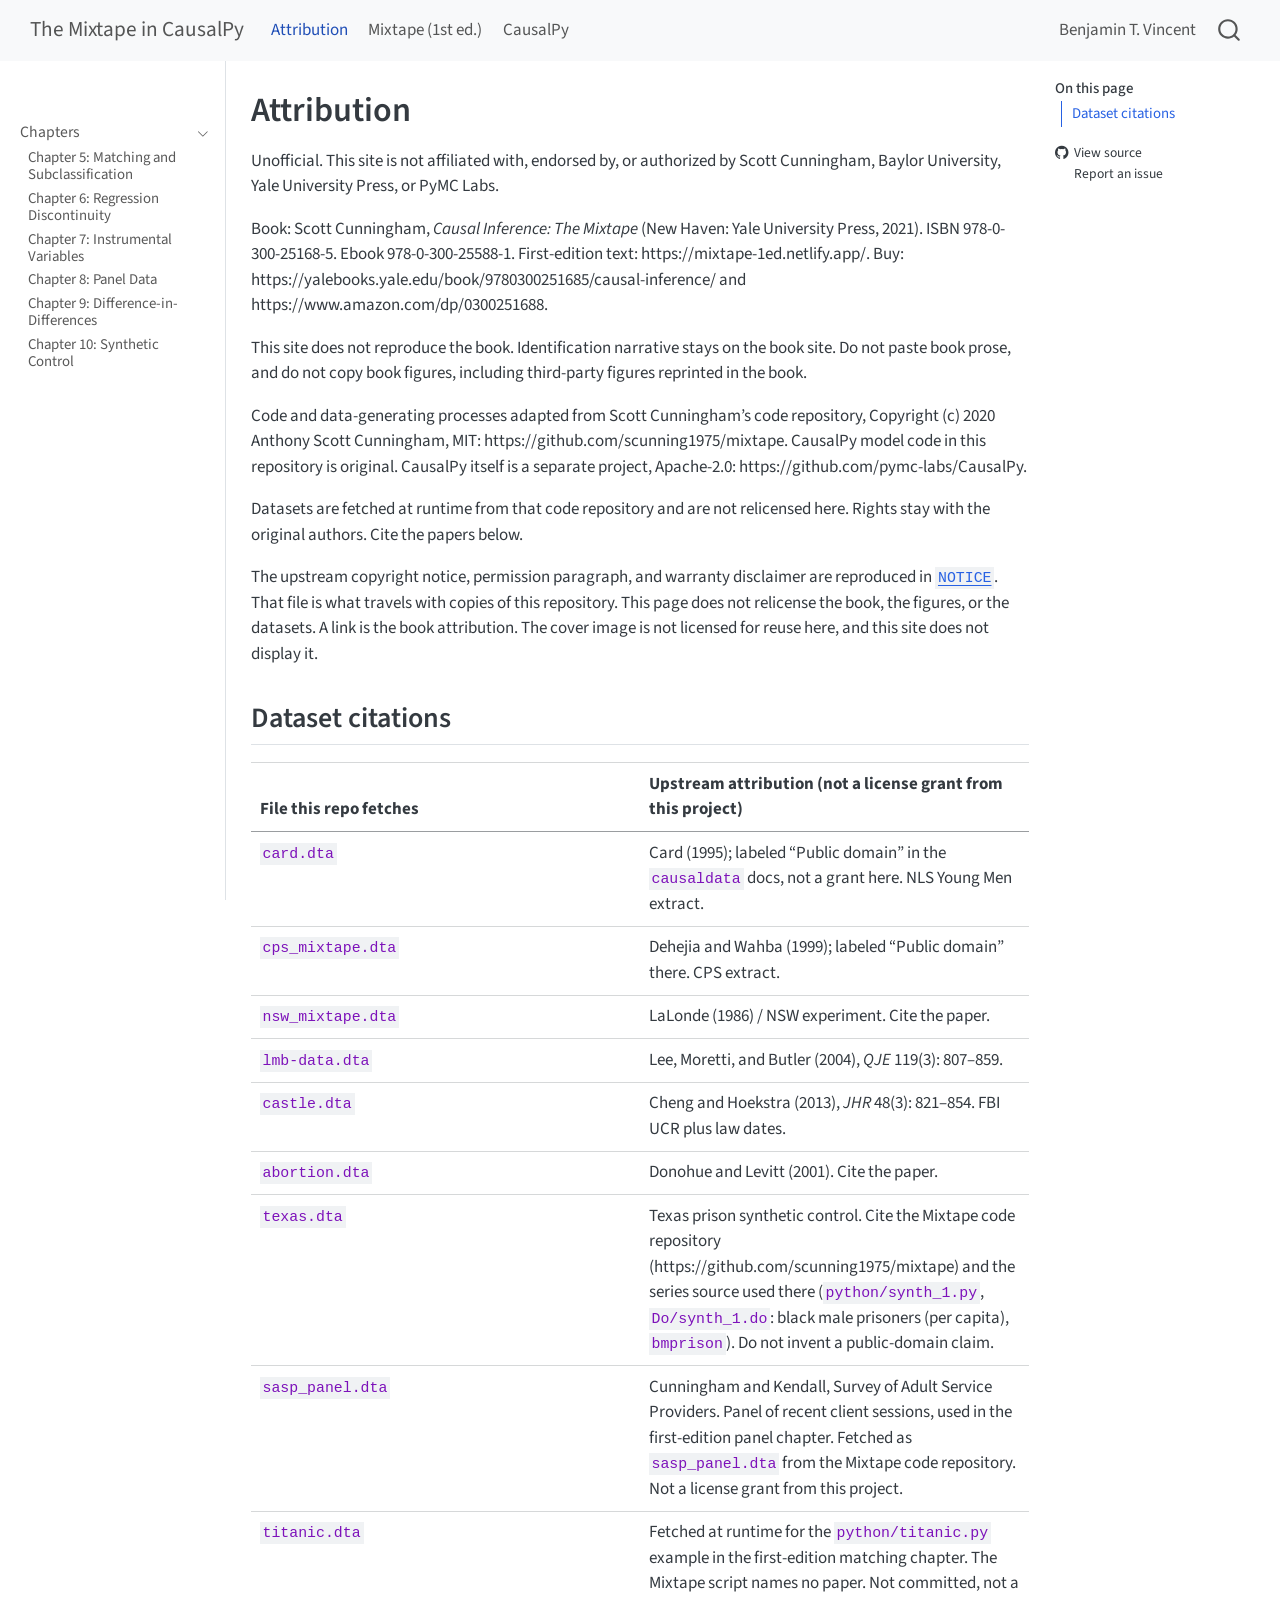
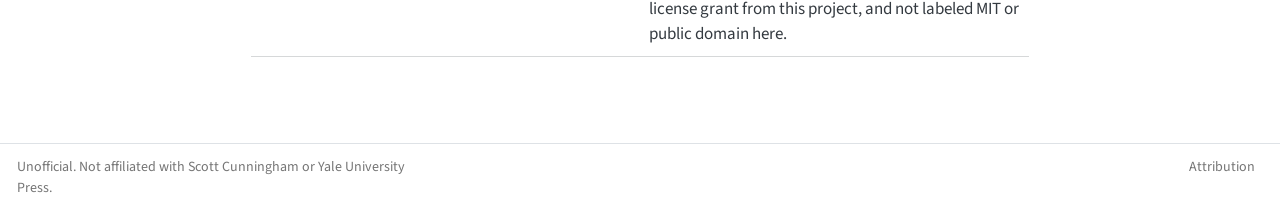
<file: attribution.html>
<!DOCTYPE html>
<html xmlns="http://www.w3.org/1999/xhtml" lang="en" xml:lang="en"><head>

<meta charset="utf-8">
<meta name="generator" content="quarto-1.11.9">

<meta name="viewport" content="width=device-width, initial-scale=1.0, user-scalable=yes">


<title>Attribution – The Mixtape in CausalPy</title>
<style>
/* Default styles provided by pandoc.
** See https://pandoc.org/MANUAL.html#variables-for-html for config info.
*/
span.smallcaps{font-variant: small-caps;}
div.columns{display: flex; gap: 1.5em;}
div.column{flex: auto;}
@media screen {
div.columns{gap: min(4vw, 1.5em);}
div.column{overflow-x: auto;}
}
div.hanging-indent{margin-left: 1.5em; text-indent: -1.5em;}
ul.task-list{list-style: none;}
ul.task-list li input[type="checkbox"] {
  width: 0.8em;
  margin: 0 0.8em 0.2em -1em; /* quarto-specific, see https://github.com/quarto-dev/quarto-cli/issues/4556 */ 
  vertical-align: middle;
}
</style>


<script src="site_libs/quarto-nav/quarto-nav.js"></script>
<script src="site_libs/quarto-nav/headroom.min.js"></script>
<script src="site_libs/clipboard/clipboard.min.js"></script>
<script src="site_libs/quarto-search/autocomplete.umd.js"></script>
<script src="site_libs/quarto-search/fuse.min.js"></script>
<script src="site_libs/quarto-search/quarto-search.js"></script>
<meta name="quarto:offset" content="./">
<script src="site_libs/quarto-html/quarto.js" type="module"></script>
<script src="site_libs/quarto-html/tabsets/tabsets.js" type="module"></script>
<script src="site_libs/quarto-html/scrollable-regions/scrollable-regions.js" type="module"></script>
<script src="site_libs/quarto-html/popper.min.js"></script>
<script src="site_libs/quarto-html/tippy.umd.min.js"></script>
<script src="site_libs/quarto-html/anchor.min.js"></script>
<link href="site_libs/quarto-html/tippy.css" rel="stylesheet">
<link href="site_libs/quarto-html/quarto-syntax-highlighting-63b5708e65d6cd79cd7618c58d0c21e7.css" rel="stylesheet" id="quarto-text-highlighting-styles">
<script src="site_libs/bootstrap/bootstrap.min.js"></script>
<link href="site_libs/bootstrap/bootstrap-icons.css" rel="stylesheet">
<link href="site_libs/bootstrap/bootstrap-08321766520ca4e8cde501757bbf4c28.min.css" rel="stylesheet" append-hash="true" id="quarto-bootstrap" data-mode="light">
<script id="quarto-search-options" type="application/json">{
  "location": "navbar",
  "copy-button": false,
  "collapse-after": 3,
  "panel-placement": "end",
  "type": "overlay",
  "limit": 50,
  "keyboard-shortcut": [
    "f",
    "/",
    "s"
  ],
  "show-item-context": false,
  "language": {
    "search-no-results-text": "No results",
    "search-matching-documents-text": "matching documents",
    "search-copy-link-title": "Copy link to search",
    "search-hide-matches-text": "Hide additional matches",
    "search-more-match-text": "more match in this document",
    "search-more-matches-text": "more matches in this document",
    "search-clear-button-title": "Clear",
    "search-text-placeholder": "",
    "search-detached-cancel-button-title": "Cancel",
    "search-submit-button-title": "Submit",
    "search-label": "Search"
  }
}</script>


<link rel="stylesheet" href="styles.css">
<meta property="og:title" content="Attribution – The Mixtape in CausalPy">
<meta property="og:description" content="Unofficial CausalPy translations of the code examples from Scott Cunningham, Causal Inference: The Mixtape (Yale University Press, 2021). Not affiliated with the author or the publisher.">
<meta property="og:site_name" content="The Mixtape in CausalPy">
<meta name="twitter:title" content="Attribution – The Mixtape in CausalPy">
<meta name="twitter:description" content="Unofficial CausalPy translations of the code examples from Scott Cunningham, Causal Inference: The Mixtape (Yale University Press, 2021). Not affiliated with the author or the publisher.">
<meta name="twitter:card" content="summary">
</head>

<body class="nav-sidebar docked nav-fixed quarto-light"><a id="quarto-skip-link" class="visually-hidden-focusable" href="#quarto-document-content">Skip to main content</a>

<div id="quarto-search-results"></div>
  <header id="quarto-header" class="headroom fixed-top">
    <nav class="navbar navbar-expand-lg " data-bs-theme="dark" aria-label="Site">
      <div class="navbar-container container-fluid">
      <div class="navbar-brand-container mx-auto">
    <a class="navbar-brand" href="./index.html">
    <span class="navbar-title">The Mixtape in CausalPy</span>
    </a>
  </div>
          <button class="navbar-toggler" type="button" data-bs-toggle="collapse" data-bs-target="#navbarCollapse" aria-controls="navbarCollapse" aria-expanded="false" aria-label="Toggle navigation" onclick="if (window.quartoToggleHeadroom) { window.quartoToggleHeadroom(); }">
  <span class="navbar-toggler-icon"></span>
</button>
          <div class="collapse navbar-collapse" id="navbarCollapse">
            <ul class="navbar-nav navbar-nav-scroll me-auto">
  <li class="nav-item">
    <a class="nav-link active" href="./attribution.html" aria-current="page"> 
<span class="menu-text">Attribution</span></a>
  </li>  
  <li class="nav-item">
    <a class="nav-link" href="https://mixtape-1ed.netlify.app/"> 
<span class="menu-text">Mixtape (1st ed.)</span></a>
  </li>  
  <li class="nav-item">
    <a class="nav-link" href="https://causalpy.readthedocs.io"> 
<span class="menu-text">CausalPy</span></a>
  </li>  
</ul>
            <ul class="navbar-nav navbar-nav-scroll ms-auto">
  <li class="nav-item">
    <a class="nav-link" href="https://drbenvincent.github.io/"> 
<span class="menu-text">Benjamin T. Vincent</span></a>
  </li>  
</ul>
          </div> <!-- /navcollapse -->
            <div class="quarto-navbar-tools">
</div>
            <div id="quarto-search" class="" title="Search"></div>
      </div> <!-- /container-fluid -->
    </nav>
  <nav class="quarto-secondary-nav" aria-label="Toolbar">
    <div class="container-fluid d-flex">
      <button type="button" class="quarto-btn-toggle btn" data-bs-toggle="collapse" role="button" data-bs-target=".quarto-sidebar-collapse-item" aria-controls="quarto-sidebar" aria-expanded="false" aria-label="Toggle sidebar navigation" onclick="if (window.quartoToggleHeadroom) { window.quartoToggleHeadroom(); }">
        <i class="bi bi-layout-text-sidebar-reverse"></i>
      </button>
        <nav class="quarto-page-breadcrumbs" aria-label="Breadcrumbs"><ol class="breadcrumb"><li class="breadcrumb-item">Attribution</li></ol></nav>
        <a class="flex-grow-1" data-bs-toggle="collapse" data-bs-target=".quarto-sidebar-collapse-item" onclick="if (window.quartoToggleHeadroom) { window.quartoToggleHeadroom(); }">      
        </a>
      <button type="button" class="btn quarto-search-button" aria-label="Search" onclick="window.quartoOpenSearch();">
        <i class="bi bi-search"></i>
      </button>
    </div>
  </nav>
</header>
<!-- content -->
<div id="quarto-content" class="quarto-container page-columns page-rows-contents page-layout-article page-navbar">
<!-- sidebar -->
  <nav id="quarto-sidebar" class="sidebar collapse collapse-horizontal quarto-sidebar-collapse-item sidebar-navigation docked overflow-auto" aria-label="Section">
        <div class="mt-2 flex-shrink-0 align-items-center">
        <div class="sidebar-search">
        <div id="quarto-search" class="" title="Search"></div>
        </div>
        </div>
    <div class="sidebar-menu-container"> 
    <ul class="list-unstyled mt-1">
        <li class="sidebar-item sidebar-item-section">
      <div class="sidebar-item-container"> 
            <button type="button" class="sidebar-item-text sidebar-item-toggle sidebar-link text-start" data-bs-toggle="collapse" data-bs-target="#quarto-sidebar-section-1" aria-controls="quarto-sidebar-section-1" aria-expanded="true">
 <span class="menu-text" id="quarto-sidebar-section-1-label">Chapters</span><i class="bi bi-chevron-right" aria-hidden="true"></i></button>
      </div>
      <ul id="quarto-sidebar-section-1" aria-labelledby="quarto-sidebar-section-1-label" class="collapse list-unstyled sidebar-section depth1 show">  
          <li class="sidebar-item">
  <div class="sidebar-item-container"> 
  <a href="./notebooks/05_matching.html" class="sidebar-item-text sidebar-link">
 <span class="menu-text">Chapter 5: Matching and Subclassification</span></a>
  </div>
</li>
          <li class="sidebar-item">
  <div class="sidebar-item-container"> 
  <a href="./notebooks/06_regression_discontinuity.html" class="sidebar-item-text sidebar-link">
 <span class="menu-text">Chapter 6: Regression Discontinuity</span></a>
  </div>
</li>
          <li class="sidebar-item">
  <div class="sidebar-item-container"> 
  <a href="./notebooks/07_instrumental_variables.html" class="sidebar-item-text sidebar-link">
 <span class="menu-text">Chapter 7: Instrumental Variables</span></a>
  </div>
</li>
          <li class="sidebar-item">
  <div class="sidebar-item-container"> 
  <a href="./notebooks/08_panel_data.html" class="sidebar-item-text sidebar-link">
 <span class="menu-text">Chapter 8: Panel Data</span></a>
  </div>
</li>
          <li class="sidebar-item">
  <div class="sidebar-item-container"> 
  <a href="./notebooks/09_difference_in_differences.html" class="sidebar-item-text sidebar-link">
 <span class="menu-text">Chapter 9: Difference-in-Differences</span></a>
  </div>
</li>
          <li class="sidebar-item">
  <div class="sidebar-item-container"> 
  <a href="./notebooks/10_synthetic_control.html" class="sidebar-item-text sidebar-link">
 <span class="menu-text">Chapter 10: Synthetic Control</span></a>
  </div>
</li>
      </ul>
  </li>
    </ul>
    </div>
</nav>
<div id="quarto-sidebar-glass" class="quarto-sidebar-collapse-item" data-bs-toggle="collapse" data-bs-target=".quarto-sidebar-collapse-item"></div>
<!-- margin-sidebar -->
    <div id="quarto-margin-sidebar" class="sidebar margin-sidebar">
        <nav id="TOC" role="doc-toc" aria-labelledby="toc-title" class="toc-active">
    <h2 id="toc-title">On this page</h2>
   
  <ul>
  <li><a href="#dataset-citations" id="toc-dataset-citations" class="nav-link active" data-scroll-target="#dataset-citations">Dataset citations</a></li>
  </ul>
<div class="toc-actions"><ul><li><a href="https://github.com/drbenvincent/mixtape-causalpy/blob/main/attribution.qmd" class="toc-action"><i class="bi bi-github"></i>View source</a></li><li><a href="https://github.com/drbenvincent/mixtape-causalpy/issues/new" class="toc-action"><i class="bi empty"></i>Report an issue</a></li></ul></div></nav>
    </div>
<!-- main -->
<main class="content" id="quarto-document-content" tabindex="-1">

<header id="title-block-header" class="quarto-title-block default">
<div class="quarto-title">
<h1 class="title">Attribution</h1>
</div>



<div class="quarto-title-meta">

    
  
    
  </div>
  


</header>


<p>Unofficial. This site is not affiliated with, endorsed by, or authorized by Scott Cunningham, Baylor University, Yale University Press, or PyMC Labs.</p>
<p>Book: Scott Cunningham, <em>Causal Inference: The Mixtape</em> (New Haven: Yale University Press, 2021). ISBN 978-0-300-25168-5. Ebook 978-0-300-25588-1. First-edition text: https://mixtape-1ed.netlify.app/. Buy: https://yalebooks.yale.edu/book/9780300251685/causal-inference/ and https://www.amazon.com/dp/0300251688.</p>
<p>This site does not reproduce the book. Identification narrative stays on the book site. Do not paste book prose, and do not copy book figures, including third-party figures reprinted in the book.</p>
<p>Code and data-generating processes adapted from Scott Cunningham’s code repository, Copyright (c) 2020 Anthony Scott Cunningham, MIT: https://github.com/scunning1975/mixtape. CausalPy model code in this repository is original. CausalPy itself is a separate project, Apache-2.0: https://github.com/pymc-labs/CausalPy.</p>
<p>Datasets are fetched at runtime from that code repository and are not relicensed here. Rights stay with the original authors. Cite the papers below.</p>
<p>The upstream copyright notice, permission paragraph, and warranty disclaimer are reproduced in <a href="NOTICE"><code>NOTICE</code></a>. That file is what travels with copies of this repository. This page does not relicense the book, the figures, or the datasets. A link is the book attribution. The cover image is not licensed for reuse here, and this site does not display it.</p>
<section id="dataset-citations" class="level2">
<h2 class="anchored" data-anchor-id="dataset-citations">Dataset citations</h2>
<table class="caption-top table">
<colgroup>
<col style="width: 50%">
<col style="width: 50%">
</colgroup>
<thead>
<tr class="header">
<th>File this repo fetches</th>
<th>Upstream attribution (not a license grant from this project)</th>
</tr>
</thead>
<tbody>
<tr class="odd">
<td><code>card.dta</code></td>
<td>Card (1995); labeled “Public domain” in the <code>causaldata</code> docs, not a grant here. NLS Young Men extract.</td>
</tr>
<tr class="even">
<td><code>cps_mixtape.dta</code></td>
<td>Dehejia and Wahba (1999); labeled “Public domain” there. CPS extract.</td>
</tr>
<tr class="odd">
<td><code>nsw_mixtape.dta</code></td>
<td>LaLonde (1986) / NSW experiment. Cite the paper.</td>
</tr>
<tr class="even">
<td><code>lmb-data.dta</code></td>
<td>Lee, Moretti, and Butler (2004), <em>QJE</em> 119(3): 807–859.</td>
</tr>
<tr class="odd">
<td><code>castle.dta</code></td>
<td>Cheng and Hoekstra (2013), <em>JHR</em> 48(3): 821–854. FBI UCR plus law dates.</td>
</tr>
<tr class="even">
<td><code>abortion.dta</code></td>
<td>Donohue and Levitt (2001). Cite the paper.</td>
</tr>
<tr class="odd">
<td><code>texas.dta</code></td>
<td>Texas prison synthetic control. Cite the Mixtape code repository (https://github.com/scunning1975/mixtape) and the series source used there (<code>python/synth_1.py</code>, <code>Do/synth_1.do</code>: black male prisoners (per capita), <code>bmprison</code>). Do not invent a public-domain claim.</td>
</tr>
<tr class="even">
<td><code>sasp_panel.dta</code></td>
<td>Cunningham and Kendall, Survey of Adult Service Providers. Panel of recent client sessions, used in the first-edition panel chapter. Fetched as <code>sasp_panel.dta</code> from the Mixtape code repository. Not a license grant from this project.</td>
</tr>
<tr class="odd">
<td><code>titanic.dta</code></td>
<td>Fetched at runtime for the <code>python/titanic.py</code> example in the first-edition matching chapter. The Mixtape script names no paper. Not committed, not a license grant from this project, and not labeled MIT or public domain here.</td>
</tr>
</tbody>
</table>


</section>

</main> <!-- /main -->
<script id="quarto-html-after-body" type="application/javascript">
  window.document.addEventListener("DOMContentLoaded", function (event) {
    const icon = "";
    const anchorJS = new window.AnchorJS();
    anchorJS.options = {
      placement: 'right',
      icon: icon
    };
    anchorJS.add('.anchored');
    const isCodeAnnotation = (el) => {
      for (const clz of el.classList) {
        if (clz.startsWith('code-annotation-')) {                     
          return true;
        }
      }
      return false;
    }
    const onCopySuccess = function(e) {
      // button target
      const button = e.trigger;
      // don't keep focus
      button.blur();
      // flash "checked"
      button.classList.add('code-copy-button-checked');
      var currentTitle = button.getAttribute("title");
      button.setAttribute("title", "Copied!");
      let tooltip;
      if (window.bootstrap) {
        button.setAttribute("data-bs-toggle", "tooltip");
        button.setAttribute("data-bs-placement", "left");
        button.setAttribute("data-bs-title", "Copied!");
        tooltip = new bootstrap.Tooltip(button, 
          { trigger: "manual", 
            customClass: "code-copy-button-tooltip",
            offset: [0, -8]});
        tooltip.show();    
      }
      setTimeout(function() {
        if (tooltip) {
          tooltip.hide();
          button.removeAttribute("data-bs-title");
          button.removeAttribute("data-bs-toggle");
          button.removeAttribute("data-bs-placement");
        }
        button.setAttribute("title", currentTitle);
        button.classList.remove('code-copy-button-checked');
      }, 1000);
      // clear code selection
      e.clearSelection();
    }
    const getTextToCopy = function(trigger) {
      const outerScaffold = trigger.parentElement.cloneNode(true);
      const codeEl = outerScaffold.querySelector('code');
      for (const childEl of codeEl.children) {
        if (isCodeAnnotation(childEl)) {
          childEl.remove();
        }
      }
      return codeEl.innerText;
    }
    const clipboard = new window.ClipboardJS('.code-copy-button:not([data-in-quarto-modal])', {
      text: getTextToCopy
    });
    clipboard.on('success', onCopySuccess);
    if (window.document.getElementById('quarto-embedded-source-code-modal')) {
      const clipboardModal = new window.ClipboardJS('.code-copy-button[data-in-quarto-modal]', {
        text: getTextToCopy,
        container: window.document.getElementById('quarto-embedded-source-code-modal')
      });
      clipboardModal.on('success', onCopySuccess);
    }
      var localhostRegex = new RegExp(/^(?:http|https):\/\/localhost\:?[0-9]*\//);
      var mailtoRegex = new RegExp(/^mailto:/);
        var filterRegex = new RegExp("https:\/\/drbenvincent\.github\.io\/mixtape-causalpy\/");
      var isInternal = (href) => {
          return filterRegex.test(href) || localhostRegex.test(href) || mailtoRegex.test(href);
      }
      // Inspect non-navigation links and adorn them if external
      window.quartoDecorateExternalLinks = function (root) {
     var links = (root || window.document).querySelectorAll('a[href]:not(.nav-link):not(.navbar-brand):not(.toc-action):not(.sidebar-link):not(.sidebar-item-toggle):not(.pagination-link):not(.no-external):not([aria-hidden]):not(.dropdown-item):not(.quarto-navigation-tool):not(.about-link)');
      for (var i=0; i<links.length; i++) {
        const link = links[i];
        if (!isInternal(link.href)) {
          // undo the damage that might have been done by quarto-nav.js in the case of
          // links that we want to consider external
          if (link.dataset.originalHref !== undefined) {
            link.href = link.dataset.originalHref;
          }
          if (!link.classList.contains('no-external-icon')) {
          }
        }
      }
      };
      window.quartoDecorateExternalLinks(window.document);
    // Esc closes the popup (WCAG 1.4.13) and focus leaving both trigger and
    // popup closes it (WCAG 2.4.11); tippy handles neither for interactive popups.
    const hideOnEscAndFocusOut = {
      name: 'hideOnEscAndFocusOut',
      defaultValue: true,
      fn(instance) {
        const dismiss = () => {
          // A show scheduled by the trigger delay would otherwise reopen it
          instance.clearDelayTimeouts();
          instance.hide();
        };
        const onKeyDown = (event) => {
          if (event.key !== 'Escape') {
            return;
          }
          // Keep Esc from also reaching page handlers (e.g. reveal.js overview),
          // except an open reveal.js slide menu, which Esc should close too.
          // The menu handles keys only when its keyboard option is on.
          const menuHandlesEsc = window.Reveal?.getPlugin?.('menu')?.isOpen() &&
            window.Reveal.getConfig().menu?.keyboard !== false;
          if (!menuHandlesEsc) {
            event.stopPropagation();
          }
          if (instance.popper.contains(window.document.activeElement)) {
            // Disabled while refocusing so the focus trigger does not reopen it
            instance.disable();
            instance.reference.focus();
            instance.enable();
          }
          dismiss();
        };
        const onFocusOut = (event) => {
          const target = event.relatedTarget;
          if (target && !instance.reference.contains(target) &&
              !instance.popper.contains(target)) {
            dismiss();
          }
        };
        // On the trigger too: a click trigger (code-annotations: select) has no
        // blur handling. Attached for the instance's lifetime so leaving the
        // trigger also cancels a show still pending on the trigger delay.
        instance.reference.addEventListener('focusout', onFocusOut);
        return {
          onShow() {
            window.document.addEventListener('keydown', onKeyDown, true);
            instance.popper.addEventListener('focusout', onFocusOut);
          },
          onHide() {
            window.document.removeEventListener('keydown', onKeyDown, true);
            instance.popper.removeEventListener('focusout', onFocusOut);
          },
          onDestroy() {
            instance.reference.removeEventListener('focusout', onFocusOut);
          },
        };
      },
    };
    function tippyHover(el, contentFn, onTriggerFn, onUntriggerFn) {
      const config = {
        allowHTML: true,
        maxWidth: 500,
        delay: 100,
        arrow: false,
        appendTo: function(el) {
            return el.parentElement;
        },
        interactive: true,
        interactiveBorder: 10,
        theme: 'quarto',
        placement: 'bottom-start',
        plugins: [hideOnEscAndFocusOut],
      };
      if (contentFn) {
        config.content = contentFn;
      }
      if (onTriggerFn) {
        config.onTrigger = onTriggerFn;
      }
      if (onUntriggerFn) {
        config.onUntrigger = onUntriggerFn;
      }
      window.tippy(el, config); 
    }
    const noterefs = window.document.querySelectorAll('a[role="doc-noteref"]');
    for (var i=0; i<noterefs.length; i++) {
      const ref = noterefs[i];
      tippyHover(ref, function() {
        // use id or data attribute instead here
        let href = ref.getAttribute('data-footnote-href') || ref.getAttribute('href');
        try { href = new URL(href).hash; } catch {}
        const id = href.replace(/^#\/?/, "");
        const note = window.document.getElementById(id);
        if (note) {
          return note.innerHTML;
        } else {
          return "";
        }
      });
    }
    const xrefs = window.document.querySelectorAll('a.quarto-xref');
    const processXRef = (id, note) => {
      // Strip column container classes
      const stripColumnClz = (el) => {
        el.classList.remove("page-full", "page-columns");
        if (el.children) {
          for (const child of el.children) {
            stripColumnClz(child);
          }
        }
      }
      stripColumnClz(note)
      if (id === null || id.startsWith('sec-')) {
        // Special case sections, only their first couple elements
        const container = document.createElement("div");
        if (note.children && note.children.length > 2) {
          container.appendChild(note.children[0].cloneNode(true));
          for (let i = 1; i < note.children.length; i++) {
            const child = note.children[i];
            if (child.tagName === "P" && child.innerText === "") {
              continue;
            } else {
              container.appendChild(child.cloneNode(true));
              break;
            }
          }
          if (window.Quarto?.typesetMath) {
            window.Quarto.typesetMath(container);
          }
          return container.innerHTML
        } else {
          if (window.Quarto?.typesetMath) {
            window.Quarto.typesetMath(note);
          }
          return note.innerHTML;
        }
      } else {
        // Remove any anchor links if they are present
        const anchorLink = note.querySelector('a.anchorjs-link');
        if (anchorLink) {
          anchorLink.remove();
        }
        if (window.Quarto?.typesetMath) {
          window.Quarto.typesetMath(note);
        }
        if (note.classList.contains("callout")) {
          return note.outerHTML;
        } else {
          return note.innerHTML;
        }
      }
    }
    for (var i=0; i<xrefs.length; i++) {
      const xref = xrefs[i];
      tippyHover(xref, undefined, function(instance) {
        instance.disable();
        let url = xref.getAttribute('href');
        let hash = undefined; 
        if (url.startsWith('#')) {
          hash = url;
        } else {
          try { hash = new URL(url).hash; } catch {}
        }
        if (hash) {
          const id = hash.replace(/^#\/?/, "");
          const note = window.document.getElementById(id);
          if (note !== null) {
            try {
              const html = processXRef(id, note.cloneNode(true));
              instance.setContent(html);
            } finally {
              instance.enable();
              instance.show();
            }
          } else {
            // See if we can fetch this
            fetch(url.split('#')[0])
            .then(res => res.text())
            .then(html => {
              const parser = new DOMParser();
              const htmlDoc = parser.parseFromString(html, "text/html");
              const note = htmlDoc.getElementById(id);
              if (note !== null) {
                const html = processXRef(id, note);
                instance.setContent(html);
              } 
            }).finally(() => {
              instance.enable();
              instance.show();
            });
          }
        } else {
          // See if we can fetch a full url (with no hash to target)
          // This is a special case and we should probably do some content thinning / targeting
          fetch(url)
          .then(res => res.text())
          .then(html => {
            const parser = new DOMParser();
            const htmlDoc = parser.parseFromString(html, "text/html");
            const note = htmlDoc.querySelector('main.content');
            if (note !== null) {
              // This should only happen for chapter cross references
              // (since there is no id in the URL)
              // remove the first header
              if (note.children.length > 0 && note.children[0].tagName === "HEADER") {
                note.children[0].remove();
              }
              const html = processXRef(null, note);
              instance.setContent(html);
            } 
          }).finally(() => {
            instance.enable();
            instance.show();
          });
        }
      }, function(instance) {
      });
    }
        let selectedAnnoteEl;
        const selectorForAnnotation = ( cell, annotation) => {
          let cellAttr = 'data-code-cell="' + cell + '"';
          let lineAttr = 'data-code-annotation="' +  annotation + '"';
          const selector = 'span[' + cellAttr + '][' + lineAttr + ']';
          return selector;
        }
        const selectCodeLines = (annoteEl) => {
          const doc = window.document;
          const targetCell = annoteEl.getAttribute("data-target-cell");
          const targetAnnotation = annoteEl.getAttribute("data-target-annotation");
          const annoteSpan = window.document.querySelector(selectorForAnnotation(targetCell, targetAnnotation));
          const lines = annoteSpan.getAttribute("data-code-lines").split(",");
          const lineIds = lines.map((line) => {
            return targetCell + "-" + line;
          })
          // Each band is positioned against its own containing block, which is
          // not the offsetParent of the lines, so place it from client rects.
          const placeBand = (band, firstEl, lastEl, codeBlock) => {
            const container = band.offsetParent;
            if (container === null) {
              return;
            }
            const containerRect = container.getBoundingClientRect();
            // Reveal.js scales slides with a transform, so convert client
            // pixels back to the CSS pixels of the container.
            const scale = containerRect.height / container.offsetHeight || 1;
            const firstRect = firstEl.getBoundingClientRect();
            const lastRect = lastEl.getBoundingClientRect();
            const top = (firstRect.top - containerRect.top) / scale - container.clientTop + container.scrollTop;
            const height = (lastRect.bottom - firstRect.top) / scale;
            band.style.top = top - 2 + "px";
            band.style.height = height + 4 + "px";
            if (codeBlock) {
              // Without the copy button wrapper, the containing block is wider
              // than the code block, so span the code block explicitly.
              const blockRect = codeBlock.getBoundingClientRect();
              band.style.left = (blockRect.left - containerRect.left) / scale - container.clientLeft + container.scrollLeft + "px";
              band.style.width = blockRect.width / scale + "px";
            }
          };
          if (lineIds.length > 0) {
            const el = window.document.getElementById(lineIds[0]);
            const lastEl = window.document.getElementById(lineIds[lineIds.length - 1]);
            const parent = el.parentElement.parentElement;
            // cook up a div (if necessary) and position it
            let div = window.document.getElementById("code-annotation-line-highlight");
            if (div === null) {
              div = window.document.createElement("div");
              div.setAttribute("id", "code-annotation-line-highlight");
              div.style.position = 'absolute';
              parent.appendChild(div);
            }
            placeBand(div, el, lastEl, parent.closest("div.sourceCode") || parent);
            let gutterDiv = window.document.getElementById("code-annotation-line-highlight-gutter");
            if (gutterDiv === null) {
              gutterDiv = window.document.createElement("div");
              gutterDiv.setAttribute("id", "code-annotation-line-highlight-gutter");
              gutterDiv.style.position = 'absolute';
              const codeCell = window.document.getElementById(targetCell);
              const gutter = codeCell.querySelector('.code-annotation-gutter');
              gutter.appendChild(gutterDiv);
            }
            placeBand(gutterDiv, el, lastEl);
            selectedAnnoteEl = annoteEl;
          }
        };
        const unselectCodeLines = () => {
          const elementsIds = ["code-annotation-line-highlight", "code-annotation-line-highlight-gutter"];
          elementsIds.forEach((elId) => {
            const div = window.document.getElementById(elId);
            if (div) {
              div.remove();
            }
          });
          selectedAnnoteEl = undefined;
        };
          // Handle positioning of the toggle
      window.addEventListener(
        "resize",
        throttle(() => {
          elRect = undefined;
          if (selectedAnnoteEl) {
            selectCodeLines(selectedAnnoteEl);
          }
        }, 10)
      );
      function throttle(fn, ms) {
      let throttle = false;
      let timer;
        return (...args) => {
          if(!throttle) { // first call gets through
              fn.apply(this, args);
              throttle = true;
          } else { // all the others get throttled
              if(timer) clearTimeout(timer); // cancel #2
              timer = setTimeout(() => {
                fn.apply(this, args);
                timer = throttle = false;
              }, ms);
          }
        };
      }
        // Attach click handler to the DT
        const annoteDls = window.document.querySelectorAll('dt[data-target-cell]');
        for (const annoteDlNode of annoteDls) {
          annoteDlNode.addEventListener('click', (event) => {
            const clickedEl = event.target;
            if (clickedEl !== selectedAnnoteEl) {
              unselectCodeLines();
              const activeEl = window.document.querySelector('dt[data-target-cell].code-annotation-active');
              if (activeEl) {
                activeEl.classList.remove('code-annotation-active');
              }
              selectCodeLines(clickedEl);
              clickedEl.classList.add('code-annotation-active');
            } else {
              // Unselect the line
              unselectCodeLines();
              clickedEl.classList.remove('code-annotation-active');
            }
          });
        }
    const findCites = (el) => {
      const parentEl = el.parentElement;
      if (parentEl) {
        const cites = parentEl.dataset.cites;
        if (cites) {
          return {
            el,
            cites: cites.split(' ')
          };
        } else {
          return findCites(el.parentElement)
        }
      } else {
        return undefined;
      }
    };
    var bibliorefs = window.document.querySelectorAll('a[role="doc-biblioref"]');
    for (var i=0; i<bibliorefs.length; i++) {
      const ref = bibliorefs[i];
      const citeInfo = findCites(ref);
      if (citeInfo) {
        tippyHover(citeInfo.el, function() {
          var popup = window.document.createElement('div');
          citeInfo.cites.forEach(function(cite) {
            var citeDiv = window.document.createElement('div');
            citeDiv.classList.add('hanging-indent');
            citeDiv.classList.add('csl-entry');
            var biblioDiv = window.document.getElementById('ref-' + cite);
            if (biblioDiv) {
              citeDiv.innerHTML = biblioDiv.innerHTML;
            }
            popup.appendChild(citeDiv);
          });
          return popup.innerHTML;
        });
      }
    }
  });
  </script>
  <script type="application/javascript">
  window.quartoScrollableRegionsLabels = {"code":"Scrollable code","output":"Scrollable output"};
  </script>
</div> <!-- /content -->
<footer class="footer">
  <div class="nav-footer">
    <div class="nav-footer-left">
<p>Unofficial. Not affiliated with Scott Cunningham or Yale University Press.</p>
</div>   
    <div class="nav-footer-center">
      &nbsp;
    <div class="toc-actions d-sm-block d-md-none"><ul><li><a href="https://github.com/drbenvincent/mixtape-causalpy/blob/main/attribution.qmd" class="toc-action"><i class="bi bi-github"></i>View source</a></li><li><a href="https://github.com/drbenvincent/mixtape-causalpy/issues/new" class="toc-action"><i class="bi empty"></i>Report an issue</a></li></ul></div></div>
    <div class="nav-footer-right">
      <ul class="footer-items list-unstyled">
    <li class="nav-item">
    <a class="nav-link" href="./attribution.html">
<p>Attribution</p>
</a>
  </li>  
</ul>
    </div>
  </div>
</footer>




</body></html>
</file>
<file: site_libs/quarto-html/tippy.css>
.tippy-box[data-animation=fade][data-state=hidden]{opacity:0}[data-tippy-root]{max-width:calc(100vw - 10px)}.tippy-box{position:relative;background-color:#333;color:#fff;border-radius:4px;font-size:14px;line-height:1.4;white-space:normal;outline:0;transition-property:transform,visibility,opacity}.tippy-box[data-placement^=top]>.tippy-arrow{bottom:0}.tippy-box[data-placement^=top]>.tippy-arrow:before{bottom:-7px;left:0;border-width:8px 8px 0;border-top-color:initial;transform-origin:center top}.tippy-box[data-placement^=bottom]>.tippy-arrow{top:0}.tippy-box[data-placement^=bottom]>.tippy-arrow:before{top:-7px;left:0;border-width:0 8px 8px;border-bottom-color:initial;transform-origin:center bottom}.tippy-box[data-placement^=left]>.tippy-arrow{right:0}.tippy-box[data-placement^=left]>.tippy-arrow:before{border-width:8px 0 8px 8px;border-left-color:initial;right:-7px;transform-origin:center left}.tippy-box[data-placement^=right]>.tippy-arrow{left:0}.tippy-box[data-placement^=right]>.tippy-arrow:before{left:-7px;border-width:8px 8px 8px 0;border-right-color:initial;transform-origin:center right}.tippy-box[data-inertia][data-state=visible]{transition-timing-function:cubic-bezier(.54,1.5,.38,1.11)}.tippy-arrow{width:16px;height:16px;color:#333}.tippy-arrow:before{content:"";position:absolute;border-color:transparent;border-style:solid}.tippy-content{position:relative;padding:5px 9px;z-index:1}
</file>
<file: site_libs/quarto-html/quarto-syntax-highlighting-63b5708e65d6cd79cd7618c58d0c21e7.css>
/* quarto syntax highlight colors */
:root {
  --quarto-hl-ot-color: #003B4F;
  --quarto-hl-at-color: #657422;
  --quarto-hl-ss-color: #20794D;
  --quarto-hl-an-color: #5E5E5E;
  --quarto-hl-fu-color: #4758AB;
  --quarto-hl-st-color: #20794D;
  --quarto-hl-cf-color: #003B4F;
  --quarto-hl-op-color: #5E5E5E;
  --quarto-hl-er-color: #AD0000;
  --quarto-hl-bn-color: #AD0000;
  --quarto-hl-al-color: #AD0000;
  --quarto-hl-va-color: #111111;
  --quarto-hl-bu-color: inherit;
  --quarto-hl-ex-color: inherit;
  --quarto-hl-pp-color: #AD0000;
  --quarto-hl-in-color: #5E5E5E;
  --quarto-hl-vs-color: #20794D;
  --quarto-hl-wa-color: #5E5E5E;
  --quarto-hl-do-color: #5E5E5E;
  --quarto-hl-im-color: #00769E;
  --quarto-hl-ch-color: #20794D;
  --quarto-hl-dt-color: #AD0000;
  --quarto-hl-fl-color: #AD0000;
  --quarto-hl-co-color: #5E5E5E;
  --quarto-hl-cv-color: #5E5E5E;
  --quarto-hl-cn-color: #8f5902;
  --quarto-hl-sc-color: #5E5E5E;
  --quarto-hl-dv-color: #AD0000;
  --quarto-hl-kw-color: #003B4F;
}

/* other quarto variables */
:root {
  --quarto-font-monospace: SFMono-Regular, Menlo, Monaco, Consolas, "Liberation Mono", "Courier New", monospace;
}

/* syntax highlight based on Pandoc's rules */
pre > code.sourceCode > span {
  color: #003B4F;
}

code.sourceCode > span {
  color: #003B4F;
}

div.sourceCode,
div.sourceCode pre.sourceCode {
  color: #003B4F;
}

/* Normal */
code span {
  color: #003B4F;
}

/* Alert */
code span.al {
  color: #AD0000;
  font-style: inherit;
}

/* Annotation */
code span.an {
  color: #5E5E5E;
  font-style: inherit;
}

/* Attribute */
code span.at {
  color: #657422;
  font-style: inherit;
}

/* BaseN */
code span.bn {
  color: #AD0000;
  font-style: inherit;
}

/* BuiltIn */
code span.bu {
  font-style: inherit;
}

/* ControlFlow */
code span.cf {
  color: #003B4F;
  font-weight: bold;
  font-style: inherit;
}

/* Char */
code span.ch {
  color: #20794D;
  font-style: inherit;
}

/* Constant */
code span.cn {
  color: #8f5902;
  font-style: inherit;
}

/* Comment */
code span.co {
  color: #5E5E5E;
  font-style: inherit;
}

/* CommentVar */
code span.cv {
  color: #5E5E5E;
  font-style: italic;
}

/* Documentation */
code span.do {
  color: #5E5E5E;
  font-style: italic;
}

/* DataType */
code span.dt {
  color: #AD0000;
  font-style: inherit;
}

/* DecVal */
code span.dv {
  color: #AD0000;
  font-style: inherit;
}

/* Error */
code span.er {
  color: #AD0000;
  font-style: inherit;
}

/* Extension */
code span.ex {
  font-style: inherit;
}

/* Float */
code span.fl {
  color: #AD0000;
  font-style: inherit;
}

/* Function */
code span.fu {
  color: #4758AB;
  font-style: inherit;
}

/* Import */
code span.im {
  color: #00769E;
  font-style: inherit;
}

/* Information */
code span.in {
  color: #5E5E5E;
  font-style: inherit;
}

/* Keyword */
code span.kw {
  color: #003B4F;
  font-weight: bold;
  font-style: inherit;
}

/* Operator */
code span.op {
  color: #5E5E5E;
  font-style: inherit;
}

/* Other */
code span.ot {
  color: #003B4F;
  font-style: inherit;
}

/* Preprocessor */
code span.pp {
  color: #AD0000;
  font-style: inherit;
}

/* SpecialChar */
code span.sc {
  color: #5E5E5E;
  font-style: inherit;
}

/* SpecialString */
code span.ss {
  color: #20794D;
  font-style: inherit;
}

/* String */
code span.st {
  color: #20794D;
  font-style: inherit;
}

/* Variable */
code span.va {
  color: #111111;
  font-style: inherit;
}

/* VerbatimString */
code span.vs {
  color: #20794D;
  font-style: inherit;
}

/* Warning */
code span.wa {
  color: #5E5E5E;
  font-style: italic;
}

.prevent-inlining {
  content: "</";
}

/*# sourceMappingURL=054cc16b9e9817627be6994582d2ffb5.css.map */
</file>
<file: styles.css>
/* Homepage classes in index.qmd. Chapter pages do not use them. */

.home-fact {
  border-top: 2px solid var(--bs-primary);
  padding-top: 0.75rem;
  height: 100%;
}

.home-fact strong {
  display: block;
  margin-bottom: 0.35rem;
}

.chapter-card {
  border-top: 3px solid var(--bs-primary);
}

.chapter-card:hover {
  border-color: var(--bs-primary);
  box-shadow: 0 0.35rem 1rem rgba(0, 0, 0, 0.06);
}

.chapter-card .card-title {
  display: block;
  font-size: 1.15rem;
  font-weight: 600;
  margin-bottom: 0.35rem;
  color: var(--bs-link-color);
  text-decoration: none;
}

.chapter-card .card-title:hover {
  color: var(--bs-link-hover-color);
  text-decoration: underline;
}

.chapter-card .card-body > p:first-of-type {
  color: var(--bs-secondary-color, var(--bs-secondary));
  font-size: 0.875rem;
  margin-bottom: 0.5rem;
}

.chapter-card .partial {
  color: var(--bs-primary);
  font-weight: 600;
  letter-spacing: 0.04em;
  text-transform: uppercase;
  font-size: 0.75rem;
}

.chapter-card .card-footer {
  font-family: var(--bs-font-monospace);
  font-size: 0.8rem;
  color: var(--bs-secondary-color, var(--bs-secondary));
  background: transparent;
}

.chapter-card .card-footer code {
  color: inherit;
}
</file>
